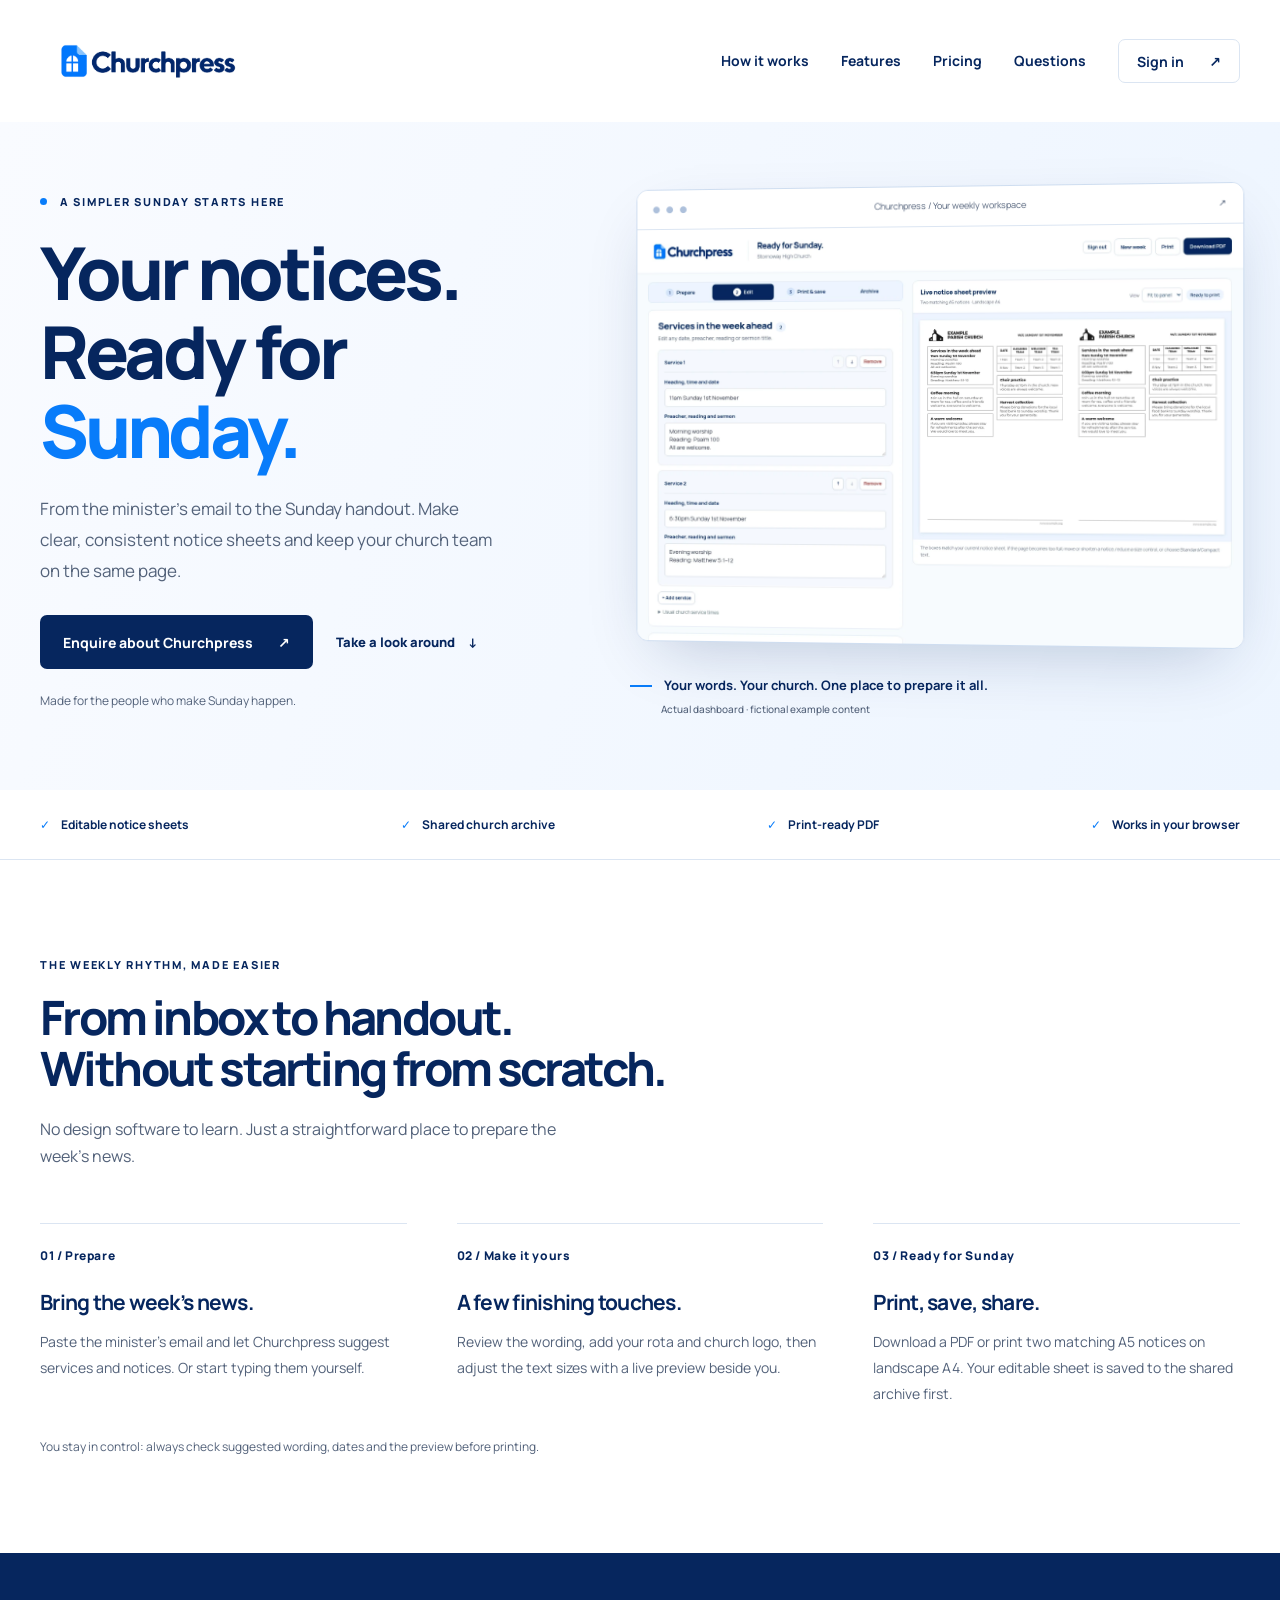
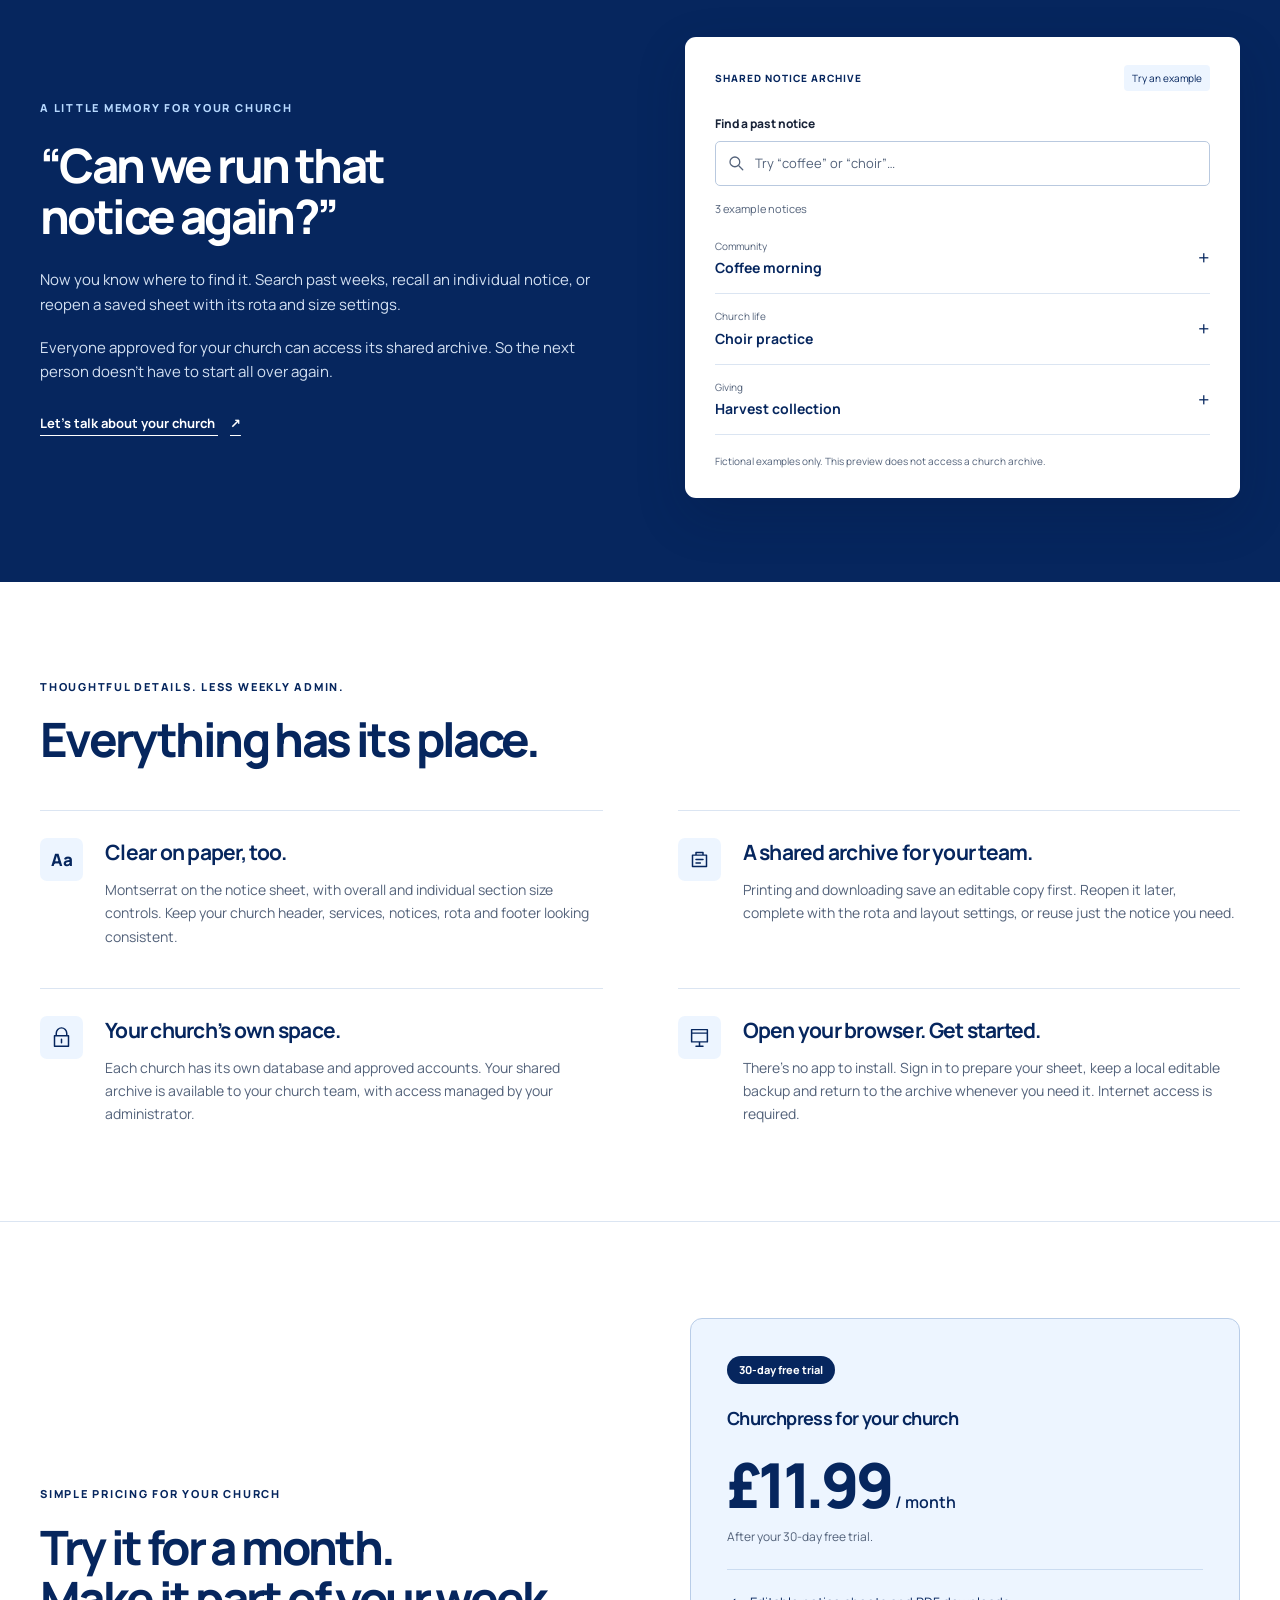
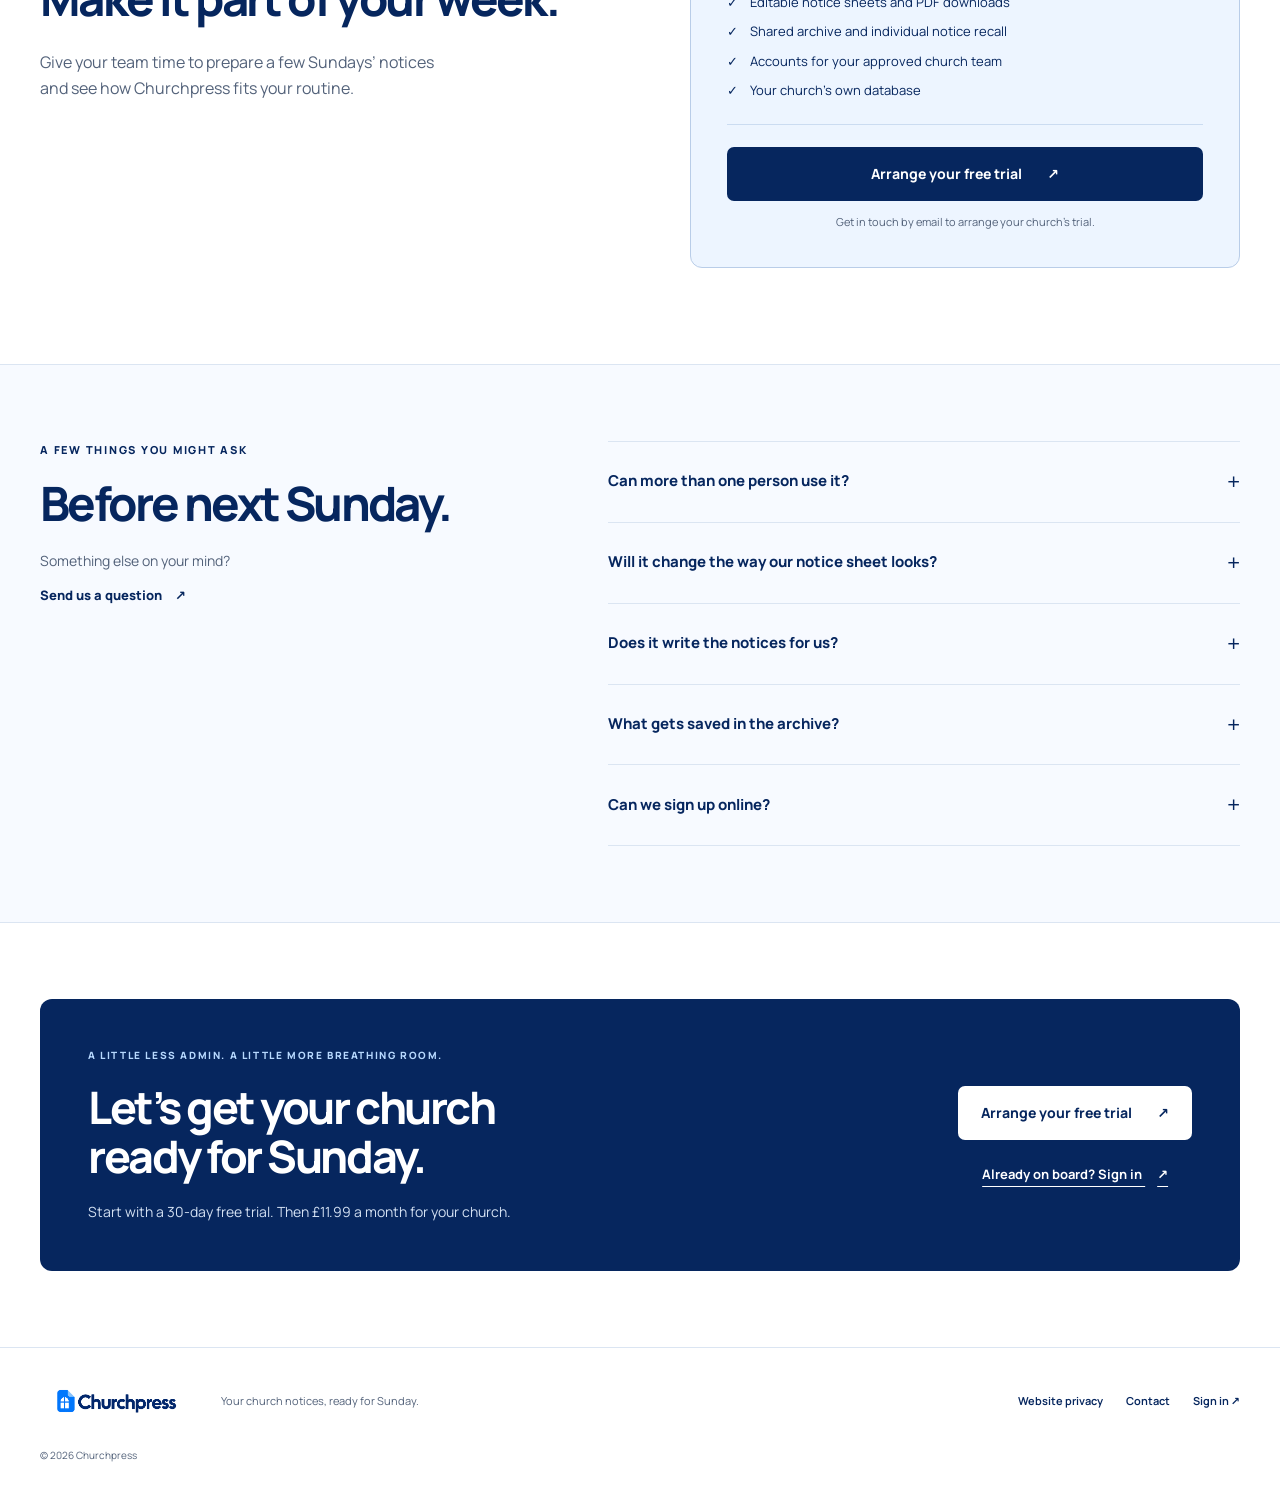
<file: public/index.html>
<!doctype html>
<html lang="en-GB">
<head>
  <meta charset="utf-8">
  <meta name="viewport" content="width=device-width, initial-scale=1">
  <title>Churchpress — Your church notices, ready for Sunday</title>
  <meta name="description" content="Turn the minister’s email into a clear, printable notice sheet. Prepare notices, share an archive with your church team and bring past announcements back with Churchpress.">
  <meta name="theme-color" content="#06265E">
  <link rel="canonical" href="https://churchpress.co.uk/">
  <meta property="og:type" content="website">
  <meta property="og:url" content="https://churchpress.co.uk/">
  <meta property="og:title" content="Churchpress — Ready for Sunday">
  <meta property="og:description" content="A little less weekly admin. Clear notice sheets and a shared archive for your church team.">
  <link rel="icon" href="data:,">
  <link rel="preload" href="assets/manrope.woff" as="font" type="font/woff" crossorigin>
  <link rel="stylesheet" href="styles.css">
  <script src="site.js" defer></script>
</head>
<body>
<a class="skip-link" href="#main">Skip to content</a>
<header class="site-header wrap">
  <a class="brand" href="./" aria-label="Churchpress home"><img src="assets/churchpress-logo.png" alt="Churchpress" width="2172" height="724"></a>
  <nav aria-label="Main navigation">
    <a href="#how-it-works">How it works</a><a href="#features">Features</a><a href="#pricing">Pricing</a><a href="#questions">Questions</a>
    <a class="button button-small button-outline" href="https://dashboard.churchpress.co.uk">Sign in <span aria-hidden="true">↗</span></a>
  </nav>
</header>
<main id="main">
  <section class="hero">
    <div class="wrap hero-grid">
      <div class="hero-copy">
        <p class="eyebrow"><span class="blue-dot" aria-hidden="true"></span> A simpler Sunday starts here</p>
        <h1>Your notices.<br>Ready for <span>Sunday.</span></h1>
        <p class="lead">From the minister’s email to the Sunday handout. Make clear, consistent notice sheets and keep your church team on the same page.</p>
        <div class="actions"><a class="button button-primary" href="mailto:jackwolf@jackwolfproductions.com?subject=Churchpress%20enquiry">Enquire about Churchpress <span aria-hidden="true">↗</span></a><a class="text-link" href="#how-it-works">Take a look around <span aria-hidden="true">↓</span></a></div>
        <p class="hero-note">Made for the people who make Sunday happen.</p>
      </div>
      <figure class="product-figure">
        <div class="browser-frame"><div class="browser-bar"><span class="browser-dots" aria-hidden="true">● ● ●</span><span>Churchpress / Your weekly workspace</span><span aria-hidden="true">↗</span></div><a class="screenshot-link" href="assets/dashboard-example.webp" aria-label="View a larger example of the Churchpress dashboard"><img class="dashboard-shot" src="assets/dashboard-example.webp" alt="Churchpress editor with editable services and notices beside the live preview of two matching A5 sheets. All content is fictional." width="1560" height="1070" fetchpriority="high"></a></div>
        <figcaption><span class="caption-line" aria-hidden="true"></span> Your words. Your church. One place to prepare it all.<small>Actual dashboard · fictional example content</small></figcaption>
      </figure>
    </div>
  </section>
  <div class="benefit-strip"><div class="wrap"><span><span aria-hidden="true">✓</span> Editable notice sheets</span><span><span aria-hidden="true">✓</span> Shared church archive</span><span><span aria-hidden="true">✓</span> Print-ready PDF</span><span><span aria-hidden="true">✓</span> Works in your browser</span></div></div>
  <section class="section wrap" id="how-it-works" aria-labelledby="workflow-title">
    <div class="section-heading"><p class="eyebrow">The weekly rhythm, made easier</p><h2 id="workflow-title">From inbox to handout.<br>Without starting from scratch.</h2><p>No design software to learn. Just a straightforward place to prepare the week’s news.</p></div>
    <div class="steps">
      <article><span class="step-number">01 / Prepare</span><h3>Bring the week’s news.</h3><p>Paste the minister’s email and let Churchpress suggest services and notices. Or start typing them yourself.</p></article>
      <article><span class="step-number">02 / Make it yours</span><h3>A few finishing touches.</h3><p>Review the wording, add your rota and church logo, then adjust the text sizes with a live preview beside you.</p></article>
      <article><span class="step-number">03 / Ready for Sunday</span><h3>Print, save, share.</h3><p>Download a PDF or print two matching A5 notices on landscape A4. Your editable sheet is saved to the shared archive first.</p></article>
    </div>
    <p class="section-note">You stay in control: always check suggested wording, dates and the preview before printing.</p>
  </section>
  <section class="archive-section" id="features" aria-labelledby="archive-title">
    <div class="wrap archive-grid">
      <div class="archive-copy"><p class="eyebrow">A little memory for your church</p><h2 id="archive-title">“Can we run that<br>notice again?”</h2><p>Now you know where to find it. Search past weeks, recall an individual notice, or reopen a saved sheet with its rota and size settings.</p><p>Everyone approved for your church can access its shared archive. So the next person doesn’t have to start all over again.</p><a class="light-link" href="mailto:jackwolf@jackwolfproductions.com?subject=Churchpress%20enquiry">Let’s talk about your church <span aria-hidden="true">↗</span></a></div>
      <div class="archive-demo" aria-label="Interactive example archive">
        <div class="demo-heading"><span class="eyebrow">Shared notice archive</span><span class="example-label">Try an example</span></div>
        <label for="example-search">Find a past notice</label>
        <div class="search-wrap"><svg aria-hidden="true" viewBox="0 0 24 24"><circle cx="10.5" cy="10.5" r="6.5"/><path d="m16 16 5 5"/></svg><input id="example-search" type="search" placeholder="Try “coffee” or “choir”…" autocomplete="off"></div>
        <p id="example-count" class="demo-count" role="status" aria-live="polite">3 example notices</p>
        <div class="example-notices">
          <details class="example-notice" data-search="coffee morning hall saturday tea welcome"><summary><span><small>Community</small><strong>Coffee morning</strong></span><span class="expand-mark" aria-hidden="true">+</span></summary><div class="notice-content"><p>Join us in the hall on Saturday at 10am for tea, coffee and a friendly welcome. Everyone is welcome.</p><p class="demo-tip">In your dashboard, “Add notice to this week” brings this wording into your current sheet. Review the date before printing.</p></div></details>
          <details class="example-notice" data-search="choir practice music thursday voices"><summary><span><small>Church life</small><strong>Choir practice</strong></span><span class="expand-mark" aria-hidden="true">+</span></summary><div class="notice-content"><p>Choir practice takes place on Thursday at 7pm in the church. New voices are always welcome.</p><p class="demo-tip">Recall just this notice, without replacing your other notices or rota.</p></div></details>
          <details class="example-notice" data-search="harvest collection food bank donation worship"><summary><span><small>Giving</small><strong>Harvest collection</strong></span><span class="expand-mark" aria-hidden="true">+</span></summary><div class="notice-content"><p>Please bring donations for the local food bank to Sunday worship. Thank you for your generosity.</p><p class="demo-tip">Your team’s saved notices are available to approved members of your church.</p></div></details>
        </div>
        <p id="example-empty" hidden>No example notices match. Try “coffee”, “choir” or “harvest”.</p>
        <p class="demo-disclaimer">Fictional examples only. This preview does not access a church archive.</p>
      </div>
    </div>
  </section>
  <section class="section wrap essentials" aria-labelledby="essentials-title">
    <div class="section-heading"><p class="eyebrow">Thoughtful details. Less weekly admin.</p><h2 id="essentials-title">Everything has its place.</h2></div>
    <div class="essentials-grid">
      <article><span class="feature-icon" aria-hidden="true">Aa</span><div><h3>Clear on paper, too.</h3><p>Montserrat on the notice sheet, with overall and individual section size controls. Keep your church header, services, notices, rota and footer looking consistent.</p></div></article>
      <article><span class="feature-icon" aria-hidden="true"><svg viewBox="0 0 24 24"><path d="M4 7h16v13H4zM8 7V4h8v3M8 12h8M8 16h5"/></svg></span><div><h3>A shared archive for your team.</h3><p>Printing and downloading save an editable copy first. Reopen it later, complete with the rota and layout settings, or reuse just the notice you need.</p></div></article>
      <article><span class="feature-icon" aria-hidden="true"><svg viewBox="0 0 24 24"><path d="M6 10V7a6 6 0 0 1 12 0v3M4 10h16v12H4zM12 14v4"/></svg></span><div><h3>Your church’s own space.</h3><p>Each church has its own database and approved accounts. Your shared archive is available to your church team, with access managed by your administrator.</p></div></article>
      <article><span class="feature-icon" aria-hidden="true"><svg viewBox="0 0 24 24"><path d="M3 3h18v14H3zM8 22h8M12 17v5M3 7h18"/></svg></span><div><h3>Open your browser. Get started.</h3><p>There’s no app to install. Sign in to prepare your sheet, keep a local editable backup and return to the archive whenever you need it. Internet access is required.</p></div></article>
    </div>
  </section>
  <section class="pricing-section section wrap" id="pricing" aria-labelledby="pricing-title">
    <div class="pricing-copy"><p class="eyebrow">Simple pricing for your church</p><h2 id="pricing-title">Try it for a month.<br>Make it part of your week.</h2><p>Give your team time to prepare a few Sundays’ notices and see how Churchpress fits your routine.</p></div>
    <div class="pricing-card"><span class="trial-label">30-day free trial</span><h3>Churchpress for your church</h3><p class="price">£11.99<span> / month</span></p><p class="price-detail">After your 30-day free trial.</p><ul><li>Editable notice sheets and PDF downloads</li><li>Shared archive and individual notice recall</li><li>Accounts for your approved church team</li><li>Your church’s own database</li></ul><a class="button button-primary" href="mailto:jackwolf@jackwolfproductions.com?subject=Churchpress%2030-day%20free%20trial">Arrange your free trial <span aria-hidden="true">↗</span></a><p class="trial-note">Get in touch by email to arrange your church’s trial.</p></div>
  </section>
  <section class="faq-section" id="questions" aria-labelledby="faq-title"><div class="wrap faq-grid">
    <div><p class="eyebrow">A few things you might ask</p><h2 id="faq-title">Before next Sunday.</h2><p>Something else on your mind?<br><a class="text-link" href="mailto:jackwolf@jackwolfproductions.com?subject=Churchpress%20question">Send us a question <span aria-hidden="true">↗</span></a></p></div>
    <div class="faqs">
      <details><summary>Can more than one person use it?</summary><p>Yes. Your administrator can approve individual accounts for your church team. Approved members can access all the notices saved in your church’s archive. Local drafts stay on the browser where they were created until saved or exported.</p></details>
      <details><summary>Will it change the way our notice sheet looks?</summary><p>The current template uses two matching A5 sheets on landscape A4, with Montserrat text, a church header, services, notices, rota and footer. You can add your church’s logo and adjust text sizes. If you need a different format, get in touch before joining.</p></details>
      <details><summary>Does it write the notices for us?</summary><p>No. Churchpress helps organise text you provide. It can suggest services and notices from an email, and you can edit everything manually. Review all wording, dates and the print preview before publishing.</p></details>
      <details><summary>What gets saved in the archive?</summary><p>The editable sheet, including its notices, services, rota and size settings, is saved before printing or downloading. Pasted source emails and uploaded logos stay local and are excluded from the shared archive. Saved weeks can be reopened and exported again; PDF files themselves are not stored.</p></details>
      <details><summary>Can we sign up online?</summary><p>Churchpress is £11.99 a month with a 30-day free trial. New churches are set up individually at the moment. <a href="mailto:jackwolf@jackwolfproductions.com?subject=Churchpress%20enquiry">Enquire about Churchpress</a> to discuss your team and what you need. If your church already has accounts, use the sign-in link.</p></details>
    </div>
  </div></section>
  <section class="wrap closing-section" aria-labelledby="closing-title"><div class="closing-card"><div><p class="eyebrow">A little less admin. A little more breathing room.</p><h2 id="closing-title">Let’s get your church<br>ready for Sunday.</h2><p>Start with a 30-day free trial. Then £11.99 a month for your church.</p></div><div class="closing-actions"><a class="button button-light" href="mailto:jackwolf@jackwolfproductions.com?subject=Churchpress%2030-day%20free%20trial">Arrange your free trial <span aria-hidden="true">↗</span></a><a class="light-link" href="https://dashboard.churchpress.co.uk">Already on board? Sign in <span aria-hidden="true">↗</span></a></div></div></section>
</main>
<footer class="site-footer wrap"><a class="brand footer-brand" href="./" aria-label="Churchpress home"><img src="assets/churchpress-logo.png" alt="Churchpress" width="2172" height="724" loading="lazy"></a><p>Your church notices, ready for Sunday.</p><nav aria-label="Footer navigation"><a href="privacy.html">Website privacy</a><a href="mailto:jackwolf@jackwolfproductions.com?subject=Churchpress%20enquiry">Contact</a><a href="https://dashboard.churchpress.co.uk">Sign in ↗</a></nav><small>© 2026 Churchpress</small></footer>
</body>
</html>
</file>
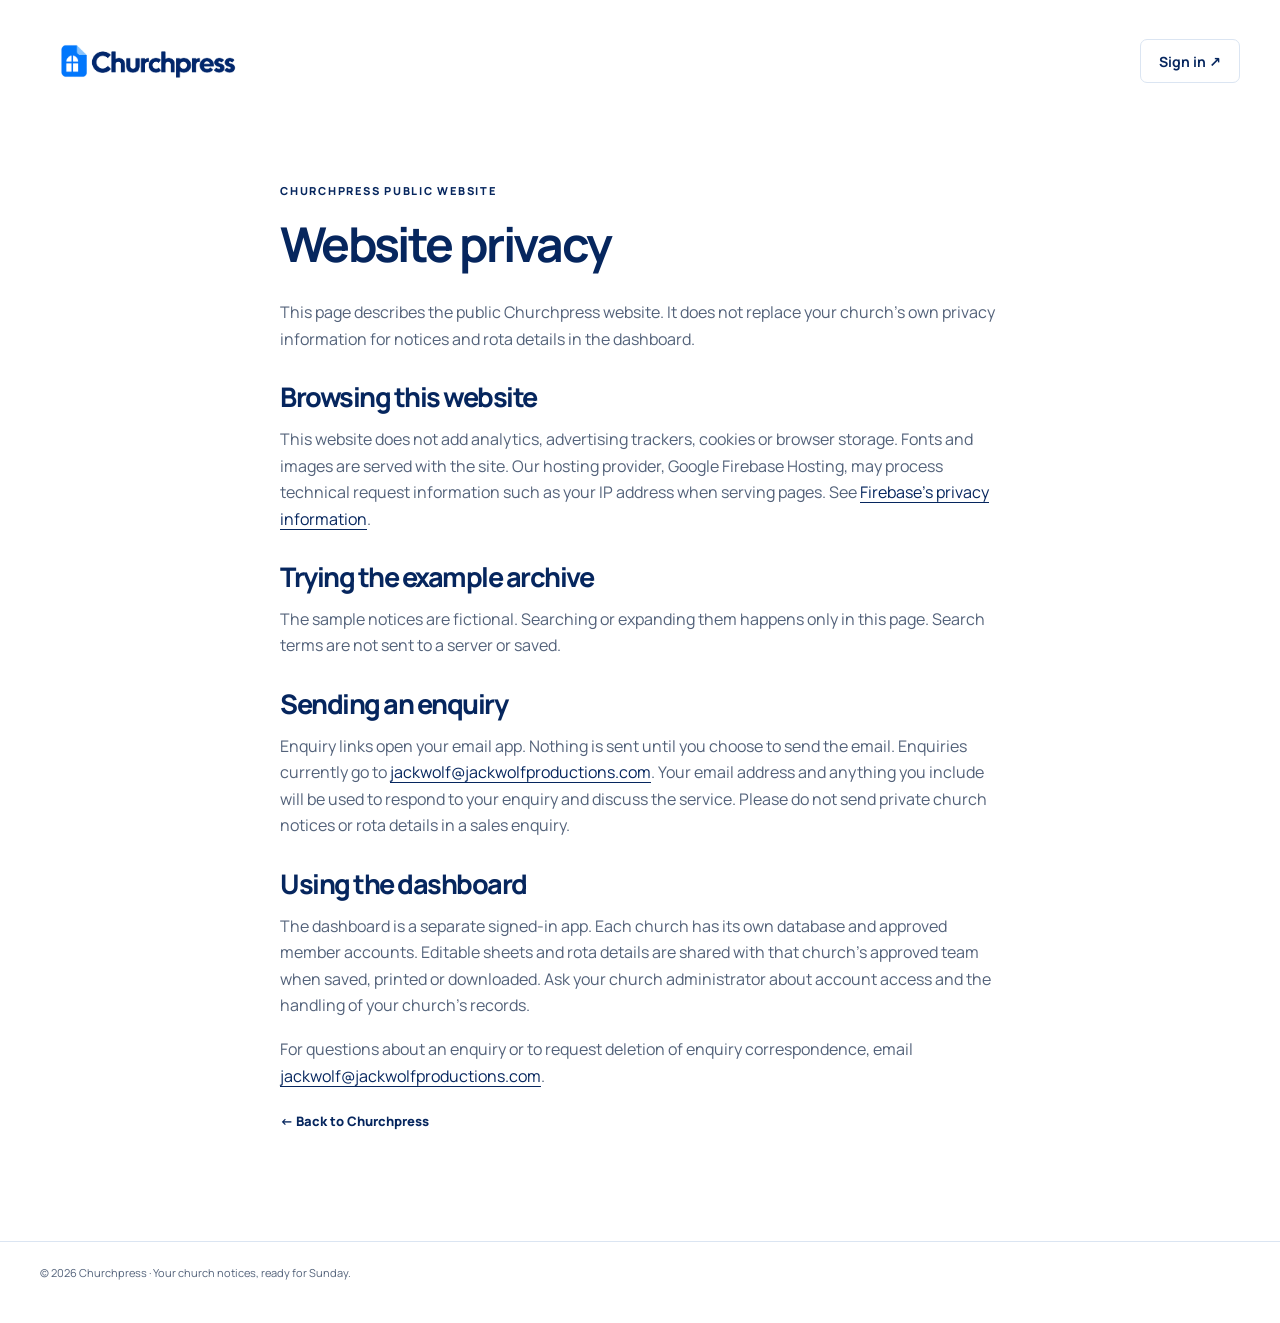
<file: public/privacy.html>
<!doctype html>
<html lang="en-GB"><head><meta charset="utf-8"><meta name="viewport" content="width=device-width, initial-scale=1"><title>Website privacy — Churchpress</title><meta name="description" content="How the Churchpress public website handles enquiries and the local example archive."><meta name="robots" content="noindex"><link rel="icon" href="data:,"><link rel="stylesheet" href="styles.css"></head><body>
<a class="skip-link" href="#main">Skip to content</a><header class="site-header wrap"><a class="brand" href="./" aria-label="Churchpress home"><img src="assets/churchpress-logo.png" alt="Churchpress" width="2172" height="724"></a><nav aria-label="Main navigation"><a class="button button-small button-outline" href="https://dashboard.churchpress.co.uk">Sign in ↗</a></nav></header>
<main class="wrap privacy-content" id="main"><p class="eyebrow">Churchpress public website</p><h1>Website privacy</h1><p>This page describes the public Churchpress website. It does not replace your church’s own privacy information for notices and rota details in the dashboard.</p><h2>Browsing this website</h2><p>This website does not add analytics, advertising trackers, cookies or browser storage. Fonts and images are served with the site. Our hosting provider, Google Firebase Hosting, may process technical request information such as your IP address when serving pages. See <a href="https://firebase.google.com/support/privacy">Firebase’s privacy information</a>.</p><h2>Trying the example archive</h2><p>The sample notices are fictional. Searching or expanding them happens only in this page. Search terms are not sent to a server or saved.</p><h2>Sending an enquiry</h2><p>Enquiry links open your email app. Nothing is sent until you choose to send the email. Enquiries currently go to <a href="mailto:jackwolf@jackwolfproductions.com">jackwolf@jackwolfproductions.com</a>. Your email address and anything you include will be used to respond to your enquiry and discuss the service. Please do not send private church notices or rota details in a sales enquiry.</p><h2>Using the dashboard</h2><p>The dashboard is a separate signed-in app. Each church has its own database and approved member accounts. Editable sheets and rota details are shared with that church’s approved team when saved, printed or downloaded. Ask your church administrator about account access and the handling of your church’s records.</p><p>For questions about an enquiry or to request deletion of enquiry correspondence, email <a href="mailto:jackwolf@jackwolfproductions.com?subject=Churchpress%20privacy%20question">jackwolf@jackwolfproductions.com</a>.</p><p><a class="text-link" href="./">← Back to Churchpress</a></p></main>
<footer class="site-footer wrap"><p>© 2026 Churchpress · Your church notices, ready for Sunday.</p></footer></body></html>
</file>
<file: public/styles.css>
@font-face{font-family:Manrope;src:url(assets/manrope.woff) format('woff');font-weight:200 800;font-display:swap}

:root{--navy:#06265E;--blue:#087CFA;--paper:#EDF5FF;--ink:#182338;--slate:#53627A;--line:#dbe5f2;--white:#fff}

*{box-sizing:border-box}
html{scroll-behavior:smooth;scroll-padding-top:28px}
body{margin:0;font:16px/1.65 Manrope,system-ui,sans-serif;color:var(--ink);background:#fff}
a{color:var(--navy);text-underline-offset:4px}
button,input{font:inherit}
img{display:block;max-width:100%;height:auto}
svg{width:24px;height:24px;fill:none;stroke:currentColor;stroke-width:1.7;stroke-linecap:round;stroke-linejoin:round}
h1,h2,h3,p,figure{margin:0}
h1,h2,h3{color:var(--navy)}
h1,h2{line-height:1.08;letter-spacing:-.055em}
h2{font-size:clamp(34px,3.7vw,50px);font-weight:750}
h3{font-size:21px;letter-spacing:-.035em;line-height:1.35}
p{color:var(--slate)}
.wrap{max-width:1280px;margin-inline:auto;padding-inline:40px}
.skip-link{position:fixed;top:12px;left:12px;z-index:10;background:var(--navy);color:#fff;padding:10px 18px;transform:translateY(-160%)}
.skip-link:focus{transform:none}
:focus-visible{outline:3px solid var(--blue);outline-offset:5px}
a,button,input,summary{-webkit-tap-highlight-color:transparent}
.site-header{display:flex;align-items:center;justify-content:space-between;gap:32px;min-height:122px}
.brand{display:block;flex-shrink:0;width:216px;padding:8px}
.brand img{width:100%;object-fit:contain}
.site-header nav{display:flex;gap:32px;align-items:center}
.site-header nav>a{font-size:14px;font-weight:700;text-decoration:none}
.site-header nav>a:hover,.text-link:hover,.site-footer a:hover{text-decoration:underline}
.button{display:inline-flex;align-items:center;justify-content:center;gap:25px;min-height:54px;padding:15px 22px;border:1px solid transparent;border-radius:7px;font-size:14px;font-weight:750;line-height:1.5;text-decoration:none;transition:background .15s,transform .15s}
.button:hover{transform:translateY(-2px)}
.button-primary{background:var(--navy);color:#fff}
.button-primary:hover{background:#0d397b}
.button-small{min-height:44px;padding:10px 18px}
.button-outline{border-color:var(--line);background:#fff}
.button-outline:hover{background:var(--paper)}
.button-light{background:#fff;color:var(--navy)}
.eyebrow{text-transform:uppercase;font-size:11px;letter-spacing:.16em;font-weight:800;color:var(--navy);line-height:1.6}
.blue-dot{display:inline-block;background:var(--blue);width:7px;height:7px;border-radius:50%;margin-right:9px;vertical-align:1px}
.hero{padding-block:64px 72px;background:linear-gradient(110deg,#f9fbff 0%,var(--paper) 100%);overflow:hidden}
.hero-grid{display:grid;grid-template-columns:1fr 1.12fr;align-items:center;gap:46px}
.hero h1{font-size:clamp(52px,5.7vw,78px);font-weight:800;margin-block:23px 25px;max-width:600px}
.hero h1 span{color:var(--blue)}
.lead{font-size:17px;max-width:460px;line-height:1.8}
.actions{display:flex;gap:23px;flex-wrap:wrap;align-items:center;margin-top:29px}
.text-link{font-size:13px;font-weight:800;text-decoration:none}
.text-link span{padding-left:10px}
.hero-note{margin-top:22px;font-size:12px}
.product-figure{min-width:0;position:relative}
.browser-frame{border:1px solid #ceddf0;border-radius:12px;overflow:hidden;background:#fff;box-shadow:0 24px 65px -22px #06265e3d;transform:perspective(1500px) rotateY(-5deg);transform-origin:center}
.browser-bar{display:flex;justify-content:space-between;align-items:center;gap:12px;padding:12px 16px;background:#fff;border-bottom:1px solid var(--line);font-size:9px;color:var(--slate)}
.browser-dots{font-size:9px;color:#adc0db;white-space:nowrap;letter-spacing:2px}
.screenshot-link{display:block;cursor:zoom-in}
.screenshot-link:focus-visible{outline-offset:-4px}
.dashboard-shot{width:100%}
figcaption{margin-top:30px;font-size:13px;font-weight:700;color:var(--navy)}
figcaption small{display:block;font-size:10px;font-weight:500;color:var(--slate);margin:5px 0 0 31px}
.caption-line{display:inline-block;vertical-align:middle;width:22px;border-top:2px solid var(--blue);margin-right:9px}
.benefit-strip{border-bottom:1px solid var(--line)}
.benefit-strip .wrap{display:flex;justify-content:space-between;gap:24px;flex-wrap:wrap;padding-block:25px;font-size:12px;font-weight:700;color:var(--navy)}
.benefit-strip span span{color:var(--blue);margin-right:9px}
.section{padding-block:96px}
.section-heading{max-width:720px}
.section-heading h2{margin-top:18px}
.section-heading>p:last-child:not(.eyebrow){margin-top:22px;max-width:550px}
.steps{display:grid;grid-template-columns:repeat(3,1fr);gap:50px;margin-top:54px}
.steps article{padding-top:22px;border-top:1px solid var(--line)}
.step-number{display:block;color:var(--navy);font-size:12px;font-weight:800;letter-spacing:.05em;margin-bottom:22px}
.steps h3{margin-bottom:13px}
.steps p{font-size:14px;line-height:1.85}
.section-note{font-size:12px;margin-top:30px}
.archive-section{background:var(--navy);padding-block:84px}
.archive-grid{display:grid;grid-template-columns:1fr 1fr;gap:90px;align-items:center}
.archive-copy .eyebrow{color:#b7d9ff}
.archive-copy h2{color:#fff;margin-block:23px 26px}
.archive-copy p:not(.eyebrow){color:#d3e0f2;font-size:15px;margin-bottom:18px}
.light-link{color:#fff;font-weight:700;font-size:13px;text-underline-offset:7px;display:inline-block}
.light-link span{padding-left:12px}
.archive-copy .light-link{margin-top:10px}
.archive-demo{background:#fff;border-radius:11px;padding:28px 30px;color:var(--ink);box-shadow:0 18px 50px #00163833}
.demo-heading{display:flex;justify-content:space-between;align-items:center;gap:12px;margin-bottom:23px}
.demo-heading .eyebrow{font-size:10px;letter-spacing:.1em}
.example-label{font-size:10px;color:var(--navy);background:var(--paper);padding:5px 8px;border-radius:4px;white-space:nowrap}
.archive-demo label{display:block;font-size:12px;font-weight:750;margin-bottom:7px}
.search-wrap{position:relative}
.search-wrap svg{position:absolute;left:12px;top:13px;width:18px;height:18px;color:var(--slate)}
.search-wrap input{width:100%;padding:11px 12px 11px 39px;font-size:13px;border:1px solid #b9c9df;border-radius:5px;color:var(--ink);background:#fff;min-height:44px}
.search-wrap input::placeholder{color:var(--slate);opacity:1}
.demo-count{font-size:11px;margin-block:14px 5px}
.example-notice{border-bottom:1px solid var(--line)}
summary{cursor:pointer}
.example-notice summary{display:flex;align-items:center;justify-content:space-between;padding:14px 0;list-style:none}
.example-notice summary::-webkit-details-marker{display:none}
.example-notice summary small{display:block;color:var(--slate);font-size:10px;margin-bottom:2px}
.example-notice strong{display:block;color:var(--navy);font-size:14px}
.expand-mark{font-size:20px;color:var(--navy);line-height:1}
.example-notice[open] .expand-mark{transform:rotate(45deg)}
.notice-content{font-size:12px;padding:0 0 18px}
.notice-content .demo-tip{padding:10px 12px;background:var(--paper);font-size:11px;margin-top:12px;border-radius:4px}
.demo-disclaimer{font-size:10px;line-height:1.7;margin-top:18px}
.archive-demo #example-empty{font-size:12px;margin-top:12px}
.essentials-grid{display:grid;grid-template-columns:1fr 1fr;gap:40px 75px;margin-top:45px}
.essentials-grid article{display:flex;gap:22px;border-top:1px solid var(--line);padding-top:27px}
.feature-icon{display:flex;align-items:center;justify-content:center;flex-shrink:0;width:43px;height:43px;border-radius:7px;background:var(--paper);color:var(--navy);font-size:17px;font-weight:800}
.feature-icon svg{width:21px;height:21px}
.essentials-grid p{font-size:14px;margin-top:12px}
.faq-section{padding-block:76px;background:#f7faff;border-block:1px solid var(--line)}
.faq-grid{display:grid;grid-template-columns:.85fr 1.15fr;gap:100px}
.faq-grid h2{margin-block:20px}
.faq-grid>div>p:last-child{font-size:14px}
.faq-grid .text-link{display:inline-block;margin-top:12px}
.faqs details{border-bottom:1px solid var(--line)}
.faqs details:first-child{border-top:1px solid var(--line)}
.faqs summary{list-style:none;display:flex;justify-content:space-between;align-items:center;gap:16px;padding-block:21px;color:var(--navy);font-size:15px;font-weight:750}
.faqs summary::-webkit-details-marker{display:none}
.faqs summary:after{content:'+';font-size:23px;font-weight:400}
.faqs details[open] summary:after{content:'−'}
.faqs details p{font-size:14px;padding:0 25px 23px 0}
.closing-section{padding-block:76px}
.closing-card{background:var(--navy);border-radius:12px;padding:48px;display:flex;justify-content:space-between;align-items:center;gap:40px}
.closing-card .eyebrow{color:#b7d9ff;font-size:10px}
.closing-card h2{color:#fff;margin-block:20px;font-size:clamp(32px,3.5vw,46px)}
.closing-card p:not(.eyebrow){color:#d3e0f2;font-size:14px}
.closing-actions{display:flex;flex-direction:column;gap:24px;align-items:center;flex-shrink:0}
.site-footer{display:flex;flex-wrap:wrap;align-items:center;gap:15px 28px;padding-block:22px 40px;border-top:1px solid var(--line)}
.footer-brand{width:153px}
.site-footer>p{font-size:11px}
.site-footer nav{display:flex;gap:23px;margin-left:auto;flex-wrap:wrap}
.site-footer nav a{font-size:11px;text-decoration:none;font-weight:650}
.site-footer>small{flex-basis:100%;font-size:10px;color:var(--slate)}
[hidden]{display:none!important}
.privacy-content{max-width:800px;padding-block:60px 90px}
.privacy-content h1{font-size:48px;margin-bottom:30px}
.privacy-content h2{font-size:27px;margin-block:30px 15px}
.privacy-content p{margin-bottom:18px}
.privacy-content ul{color:var(--slate);padding-left:22px}

@media(min-width:1450px){.hero{padding-block:82px 90px}
.hero-grid{gap:60px}
.hero h1{font-size:86px}
}

@media(max-width:1050px){.wrap{padding-inline:28px}
.site-header nav{gap:20px}
.hero-grid{gap:25px;grid-template-columns:1fr 1fr}
.hero h1{font-size:57px}
.actions{gap:18px}
.hero .text-link{font-size:12px}
.archive-grid{gap:40px}
.faq-grid{gap:50px}
.closing-card{padding:36px}
.closing-actions .button{padding-inline:16px;font-size:12px}
.essentials-grid{gap:35px}
.brand{width:195px}
}

@media(max-width:760px){.wrap{padding-inline:24px}
.site-header{min-height:100px;gap:15px;flex-wrap:wrap;padding-block:15px}
.brand{width:180px;padding:6px}
.site-header nav{gap:18px;margin-left:auto}
.site-header nav>a:not(.button){display:none}
.site-header nav .button{font-size:12px;min-height:42px;padding:9px 13px}
.hero{padding-block:43px 50px}
.hero-grid{grid-template-columns:1fr;gap:45px}
.hero h1{font-size:clamp(48px,9.5vw,69px);max-width:620px}
.lead{font-size:16px;max-width:580px}
.hero-note{font-size:11px}
.browser-frame{transform:none}
.product-figure{max-width:620px}
.browser-bar{font-size:9px;padding:10px 13px}
figcaption{margin-top:20px}
.benefit-strip .wrap{display:grid;grid-template-columns:1fr 1fr;gap:15px 12px;font-size:10px;padding-block:22px}
.section{padding-block:60px}
.steps{grid-template-columns:1fr;gap:25px;margin-top:35px}
.steps article{display:grid;grid-template-columns:55px 1fr;gap:4px 15px;padding-top:22px}
.step-number{grid-row:span 2;max-width:55px;font-size:11px;margin-bottom:0}
.steps p{grid-column:2}
.steps h3{font-size:21px;margin-bottom:5px}
.section-note{font-size:11px}
.archive-section{padding-block:56px}
.archive-grid{grid-template-columns:1fr;gap:35px}
.archive-demo{padding:24px}
.archive-copy{max-width:550px}
.archive-copy h2{font-size:42px}
.essentials-grid{grid-template-columns:1fr;gap:28px}
.faq-grid{grid-template-columns:1fr;gap:30px}
.faq-section{padding-block:55px}
.closing-section{padding-block:50px}
.closing-card{flex-direction:column;align-items:flex-start;padding:30px 25px;gap:25px}
.closing-actions{align-items:flex-start}
.closing-actions .button{font-size:13px;padding-inline:20px}
.site-footer{gap:15px;padding-block:25px 35px}
.site-footer>p{flex-basis:100%;order:1}
.site-footer nav{gap:16px}
.site-footer>small{order:2}
.privacy-content h1{font-size:38px}
}

@media(max-width:370px){.wrap{padding-inline:18px}
.brand{width:155px}
.hero h1{font-size:45px}
.button{font-size:12px;padding-inline:15px}
.site-footer nav{margin-left:0}
.archive-demo{padding:20px}
.demo-heading{flex-wrap:wrap}
.benefit-strip .wrap{font-size:9px}
}

@media(prefers-reduced-motion:reduce){html{scroll-behavior:auto}
*{transition:none!important}
}


.pricing-section{display:grid;grid-template-columns:1fr 1fr;gap:100px;align-items:center;border-top:1px solid var(--line)}
.pricing-copy h2{margin-block:20px 24px}
.pricing-copy>p:last-child{max-width:420px}
.pricing-card{border:1px solid #b9cde8;border-radius:12px;background:var(--paper);padding:36px}
.trial-label{display:inline-block;background:var(--navy);color:#fff;font-size:11px;font-weight:750;padding:5px 12px;border-radius:20px;margin-bottom:22px}
.pricing-card h3{font-size:18px}
.price{font-size:62px;line-height:1.15;letter-spacing:-.06em;font-weight:800;color:var(--navy);margin-top:18px}
.price span{font-size:16px;letter-spacing:0;font-weight:600}
.price-detail{font-size:12px;margin-top:7px}
.pricing-card ul{padding:22px 0;margin:22px 0;border-block:1px solid #cbdcf1;list-style:none;font-size:13px;color:var(--navy)}
.pricing-card li{margin-bottom:8px;padding-left:23px;position:relative}
.pricing-card li:last-child{margin-bottom:0}
.pricing-card li:before{content:'✓';position:absolute;left:0}
.pricing-card .button{width:100%}
.trial-note{font-size:11px;text-align:center;margin-top:12px}
@media(max-width:1050px){.pricing-section{gap:45px}
}
@media(max-width:760px){.pricing-section{grid-template-columns:1fr;gap:32px}
.pricing-card{padding:28px}
.price{font-size:58px}
}
</file>
